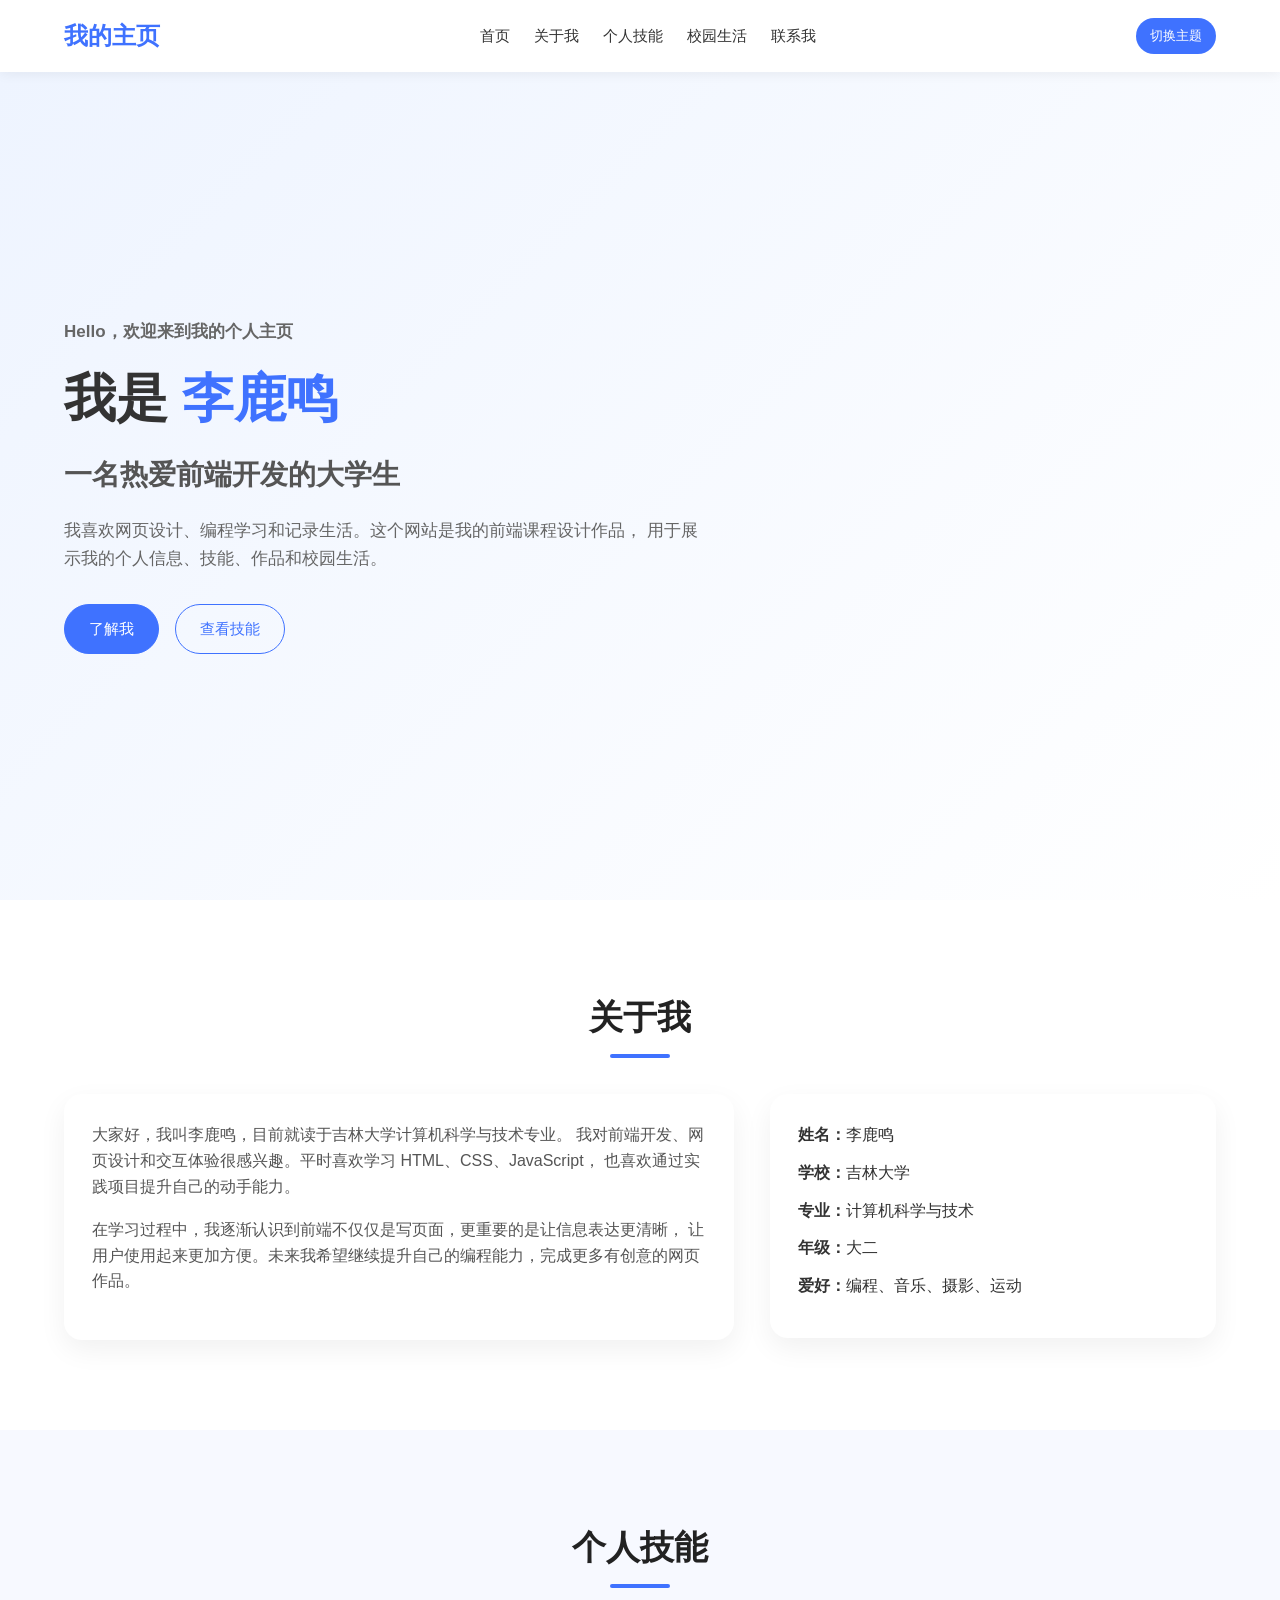
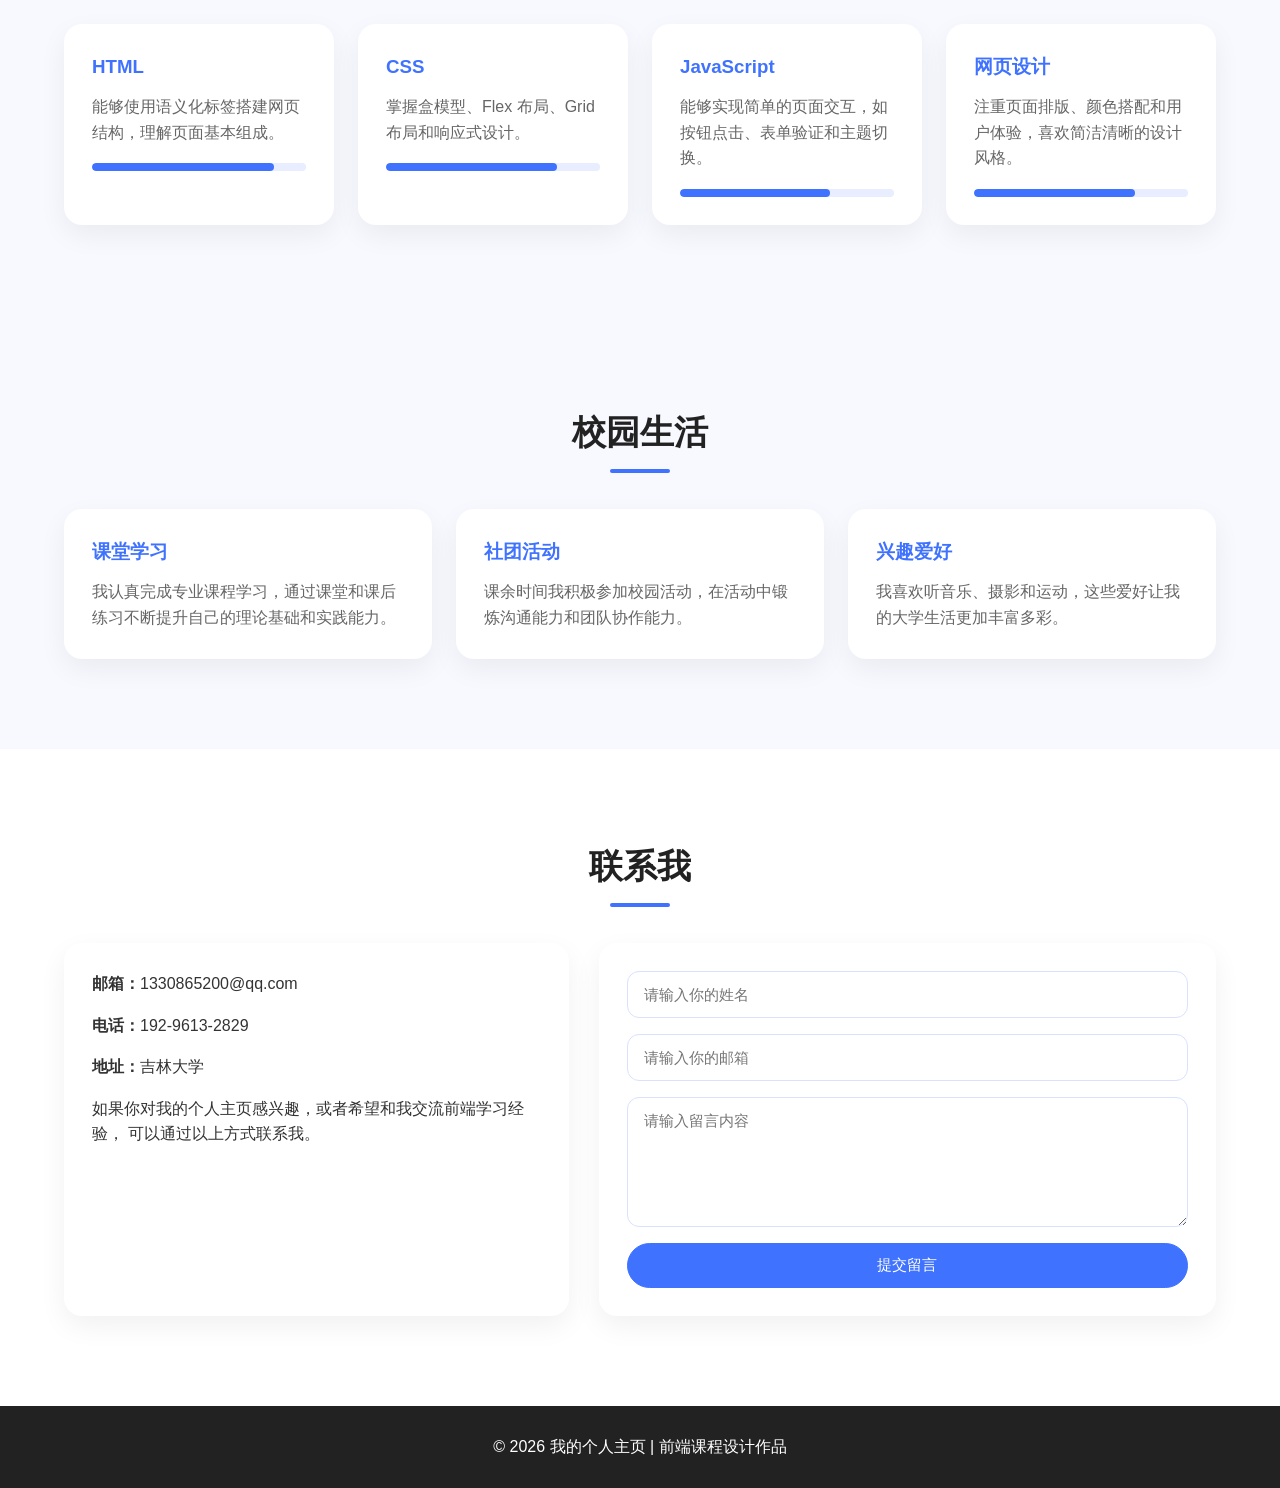
<file: 前端小组作业/Personal_Page_LLM/index.html>
<!DOCTYPE html>
<html lang="zh-CN">
<head>
    <meta charset="UTF-8">
    <meta name="viewport" content="width=device-width, initial-scale=1.0">
    <title>我的个人主页</title>
    <link rel="stylesheet" href="style.css">
</head>
<body>

    <!-- 顶部导航栏 -->
    <header class="header">
        <div class="container nav-container">
            <div class="logo">我的主页</div>
            <nav class="nav">
                <a href="#home">首页</a>
                <a href="#about">关于我</a>
                <a href="#skills">个人技能</a>
                <a href="#life">校园生活</a>
                <a href="#contact">联系我</a>
            </nav>
            <button id="themeBtn" class="theme-btn">切换主题</button>
        </div>
    </header>

    <!-- 首页区域 -->
    <section id="home" class="hero">
        <div class="container hero-content">
            <div class="hero-text">
                <p class="hello">Hello，欢迎来到我的个人主页</p>
                <h1>我是 <span>李鹿鸣</span></h1>
                <h2>一名热爱前端开发的大学生</h2>
                <p>
                    我喜欢网页设计、编程学习和记录生活。这个网站是我的前端课程设计作品，
                    用于展示我的个人信息、技能、作品和校园生活。
                </p>
                <div class="hero-buttons">
                    <a href="#about" class="btn primary-btn">了解我</a>
                    <a href="#skills" class="btn outline-btn">查看技能</a>
                </div>
            </div>


        </div>
    </section>

    <!-- 关于我 -->
    <section id="about" class="section">
        <div class="container">
            <h2 class="section-title">关于我</h2>
            <div class="about-content">
                <div class="about-text">
                    <p>
                        大家好，我叫李鹿鸣，目前就读于吉林大学计算机科学与技术专业。
                        我对前端开发、网页设计和交互体验很感兴趣。平时喜欢学习 HTML、CSS、JavaScript，
                        也喜欢通过实践项目提升自己的动手能力。
                    </p>
                    <p>
                        在学习过程中，我逐渐认识到前端不仅仅是写页面，更重要的是让信息表达更清晰，
                        让用户使用起来更加方便。未来我希望继续提升自己的编程能力，完成更多有创意的网页作品。
                    </p>
                </div>

                <div class="info-box">
                    <p><strong>姓名：</strong>李鹿鸣</p>
                    <p><strong>学校：</strong>吉林大学</p>
                    <p><strong>专业：</strong>计算机科学与技术</p>
                    <p><strong>年级：</strong>大二</p>
                    <p><strong>爱好：</strong>编程、音乐、摄影、运动</p>
                </div>
            </div>
        </div>
    </section>

    <!-- 个人技能 -->
    <section id="skills" class="section gray-section">
        <div class="container">
            <h2 class="section-title">个人技能</h2>
            <div class="skills-grid">
                <div class="skill-card">
                    <h3>HTML</h3>
                    <p>能够使用语义化标签搭建网页结构，理解页面基本组成。</p>
                    <div class="progress"><span style="width: 85%;"></span></div>
                </div>
                <div class="skill-card">
                    <h3>CSS</h3>
                    <p>掌握盒模型、Flex 布局、Grid 布局和响应式设计。</p>
                    <div class="progress"><span style="width: 80%;"></span></div>
                </div>
                <div class="skill-card">
                    <h3>JavaScript</h3>
                    <p>能够实现简单的页面交互，如按钮点击、表单验证和主题切换。</p>
                    <div class="progress"><span style="width: 70%;"></span></div>
                </div>
                <div class="skill-card">
                    <h3>网页设计</h3>
                    <p>注重页面排版、颜色搭配和用户体验，喜欢简洁清晰的设计风格。</p>
                    <div class="progress"><span style="width: 75%;"></span></div>
                </div>
            </div>
        </div>
    </section>

    <!-- 校园生活 -->
    <section id="life" class="section gray-section">
        <div class="container">
            <h2 class="section-title">校园生活</h2>
            <div class="life-content">
                <div class="life-item">
                    <h3>课堂学习</h3>
                    <p>我认真完成专业课程学习，通过课堂和课后练习不断提升自己的理论基础和实践能力。</p>
                </div>
                <div class="life-item">
                    <h3>社团活动</h3>
                    <p>课余时间我积极参加校园活动，在活动中锻炼沟通能力和团队协作能力。</p>
                </div>
                <div class="life-item">
                    <h3>兴趣爱好</h3>
                    <p>我喜欢听音乐、摄影和运动，这些爱好让我的大学生活更加丰富多彩。</p>
                </div>
            </div>
        </div>
    </section>

    <!-- 联系我 -->
    <section id="contact" class="section">
        <div class="container">
            <h2 class="section-title">联系我</h2>
            <div class="contact-content">
                <div class="contact-info">
                    <p><strong>邮箱：</strong>1330865200@qq.com</p>
                    <p><strong>电话：</strong>192-9613-2829</p>
                    <p><strong>地址：</strong>吉林大学</p>
                    <p>
                        如果你对我的个人主页感兴趣，或者希望和我交流前端学习经验，
                        可以通过以上方式联系我。
                    </p>
                </div>

                <form id="messageForm" class="message-form">
                    <input type="text" id="name" placeholder="请输入你的姓名">
                    <input type="email" id="email" placeholder="请输入你的邮箱">
                    <textarea id="message" placeholder="请输入留言内容"></textarea>
                    <button type="submit" class="btn primary-btn">提交留言</button>
                </form>
            </div>
        </div>
    </section>

    <!-- 页脚 -->
    <footer class="footer">
        <p>© 2026 我的个人主页 | 前端课程设计作品</p>
    </footer>

    <!-- 返回顶部按钮 -->
    <button id="topBtn" class="top-btn">↑</button>

    <script src="script.js"></script>
</body>
</html>
</file>
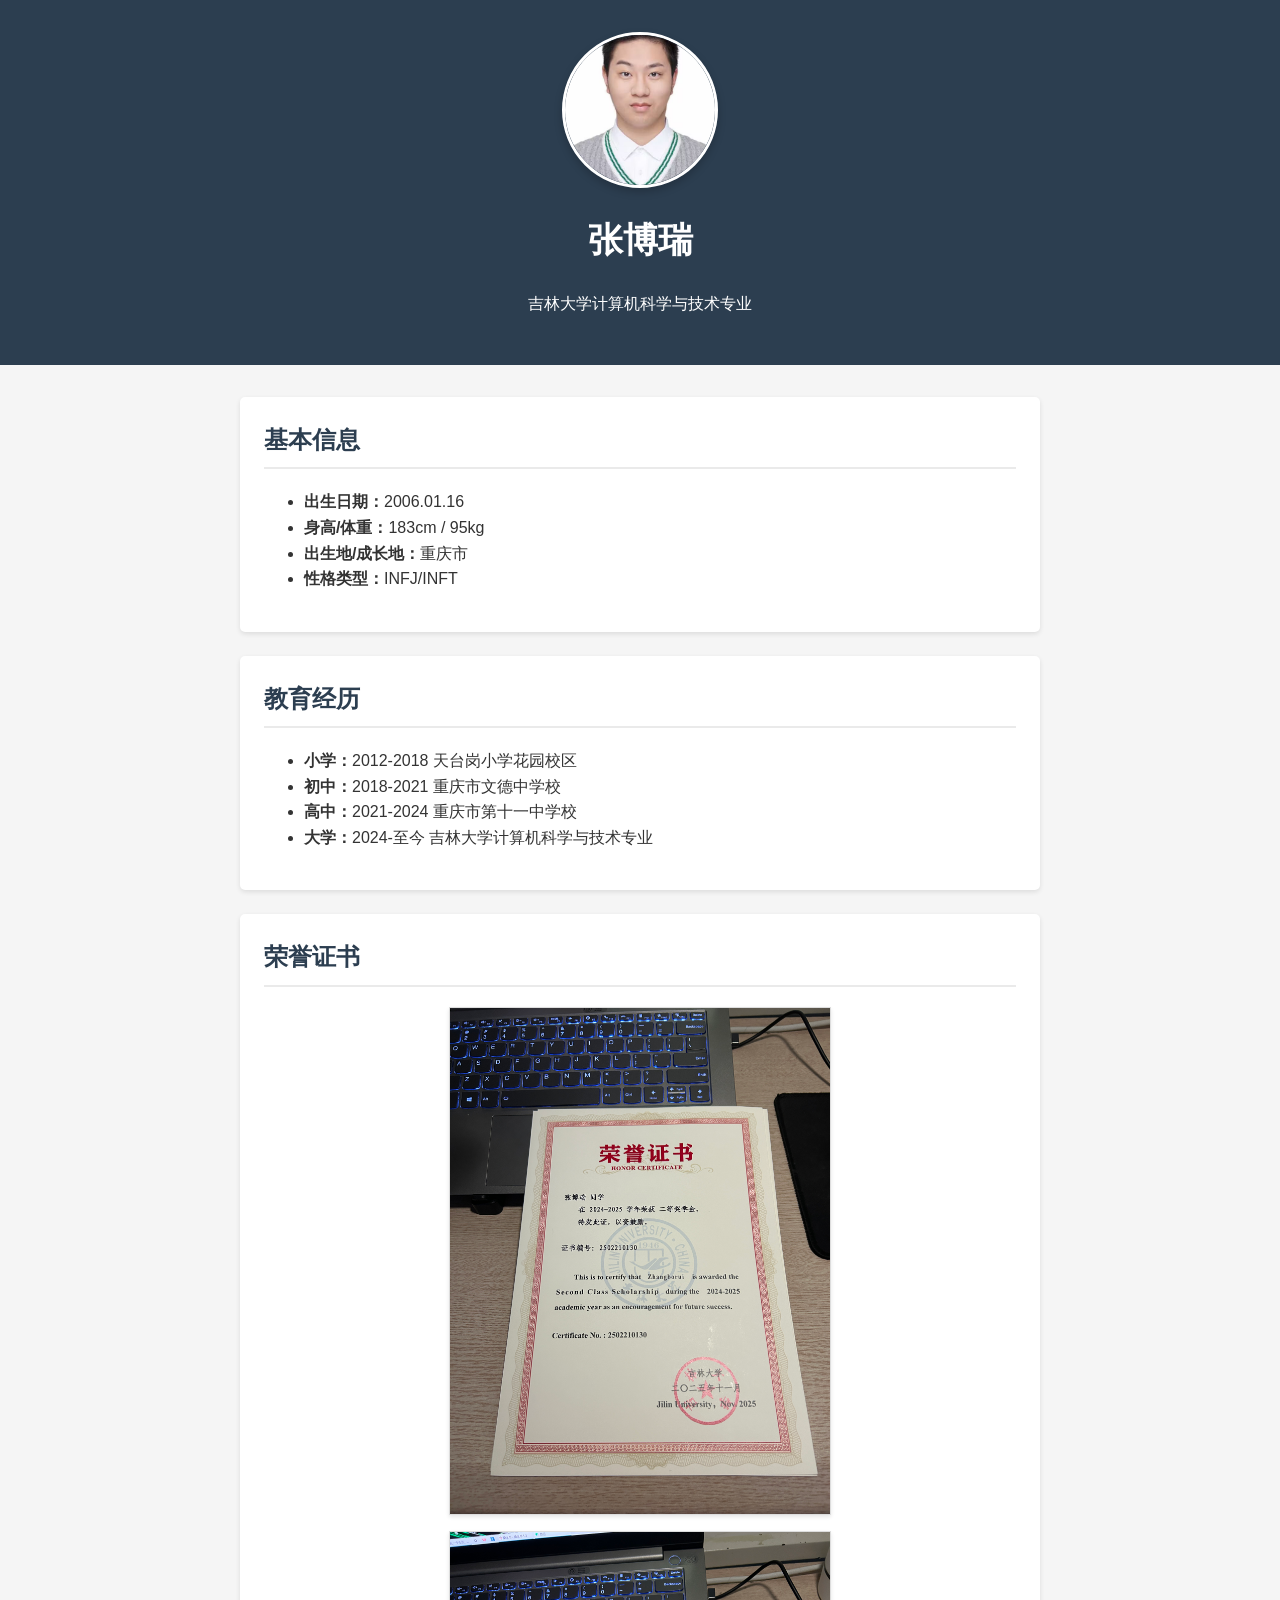
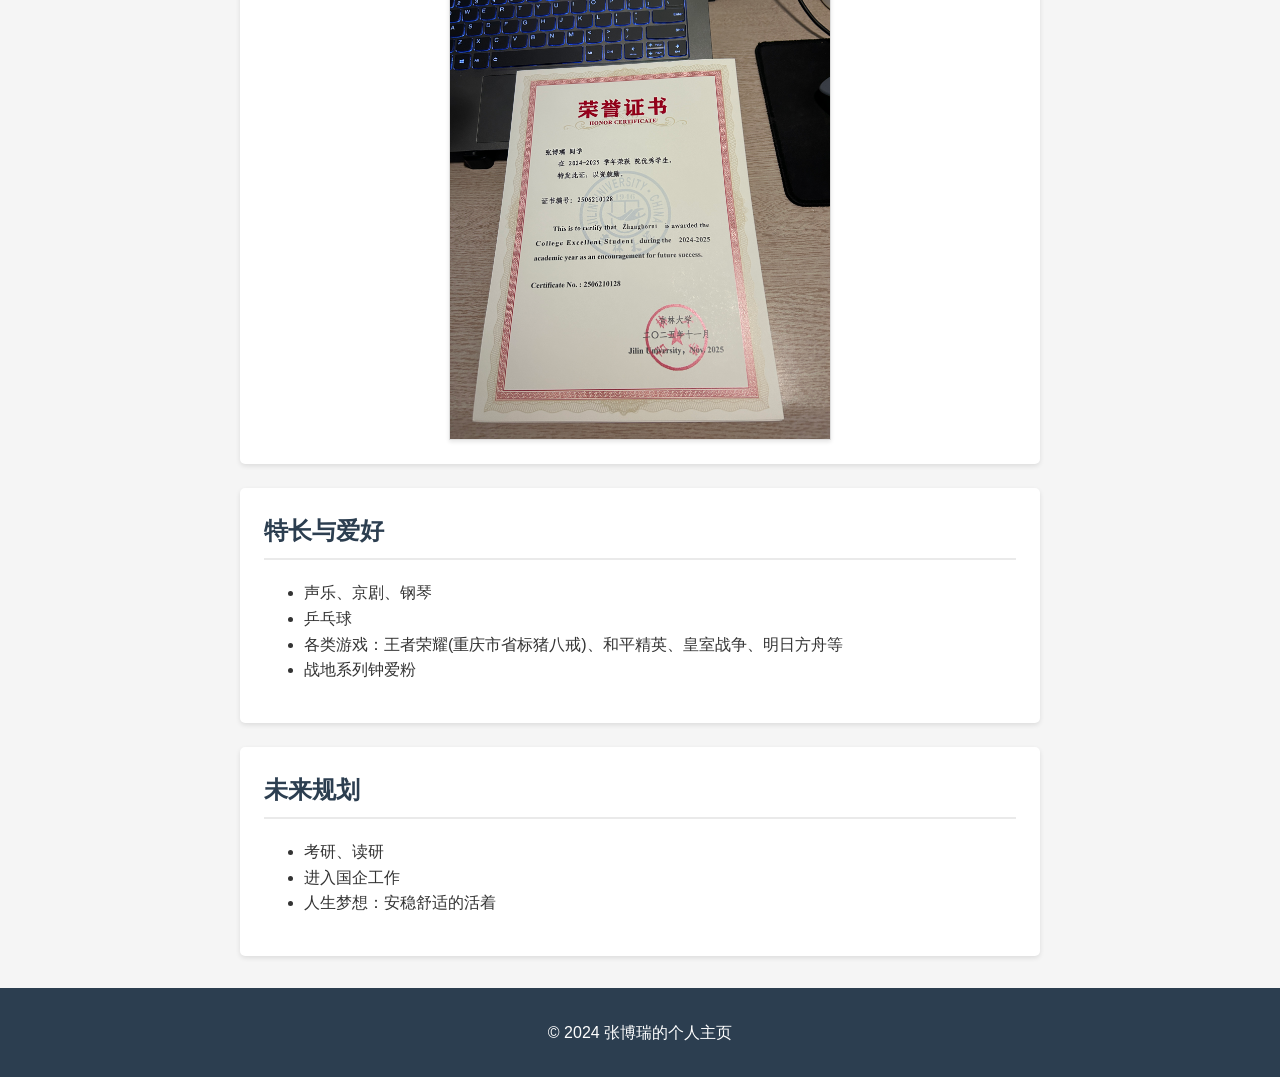
<file: 前端小组作业/Personal_Page_ZBR/index.html>
<!DOCTYPE html>
<html lang="zh-CN">
<head>
    <meta charset="UTF-8">
    <meta name="viewport" content="width=device-width, initial-scale=1.0">
    <title>张博瑞的个人主页</title>
    <link rel="stylesheet" href="style.css">
</head>
<body>
    <header>
        <div class="profile-container">
            <img src="images/profile.jpg" alt="张博瑞的个人照片" class="profile-photo">
            <h1>张博瑞</h1>
            <p>吉林大学计算机科学与技术专业</p>
        </div>
    </header>
 
    <main>
        <section class="basic-info">
            <h2>基本信息</h2>
            <ul>
                <li><strong>出生日期：</strong>2006.01.16</li>
                <li><strong>身高/体重：</strong>183cm / 95kg</li>
                <li><strong>出生地/成长地：</strong>重庆市</li>
                <li><strong>性格类型：</strong>INFJ/INFT</li>
            </ul>
        </section>
 
        <section class="education">
            <h2>教育经历</h2>
            <ul>
                <li><strong>小学：</strong>2012-2018 天台岗小学花园校区</li>
                <li><strong>初中：</strong>2018-2021 重庆市文德中学校</li>
                <li><strong>高中：</strong>2021-2024 重庆市第十一中学校</li>
                <li><strong>大学：</strong>2024-至今 吉林大学计算机科学与技术专业</li>
            </ul>
        </section>
 
        <section class="awards">
            <h2>荣誉证书</h2>
            <div class="certificates">
                <img src="images/certificate1.jpg" alt="院优秀学生证书" class="certificate">
                <img src="images/certificate2.jpg" alt="二等奖学金证书" class="certificate">
            </div>
        </section>
 
        <section class="hobbies">
            <h2>特长与爱好</h2>
            <ul>
                <li>声乐、京剧、钢琴</li>
                <li>乒乓球</li>
                <li>各类游戏：王者荣耀(重庆市省标猪八戒)、和平精英、皇室战争、明日方舟等</li>
                <li>战地系列钟爱粉</li>
            </ul>
        </section>
 
        <section class="future">
            <h2>未来规划</h2>
            <ul>
                <li>考研、读研</li>
                <li>进入国企工作</li>
                <li>人生梦想：安稳舒适的活着</li>
            </ul>
        </section>
    </main>
 
    <footer>
        <p>© 2024 张博瑞的个人主页</p>
    </footer>
</body>
</html>
</file>
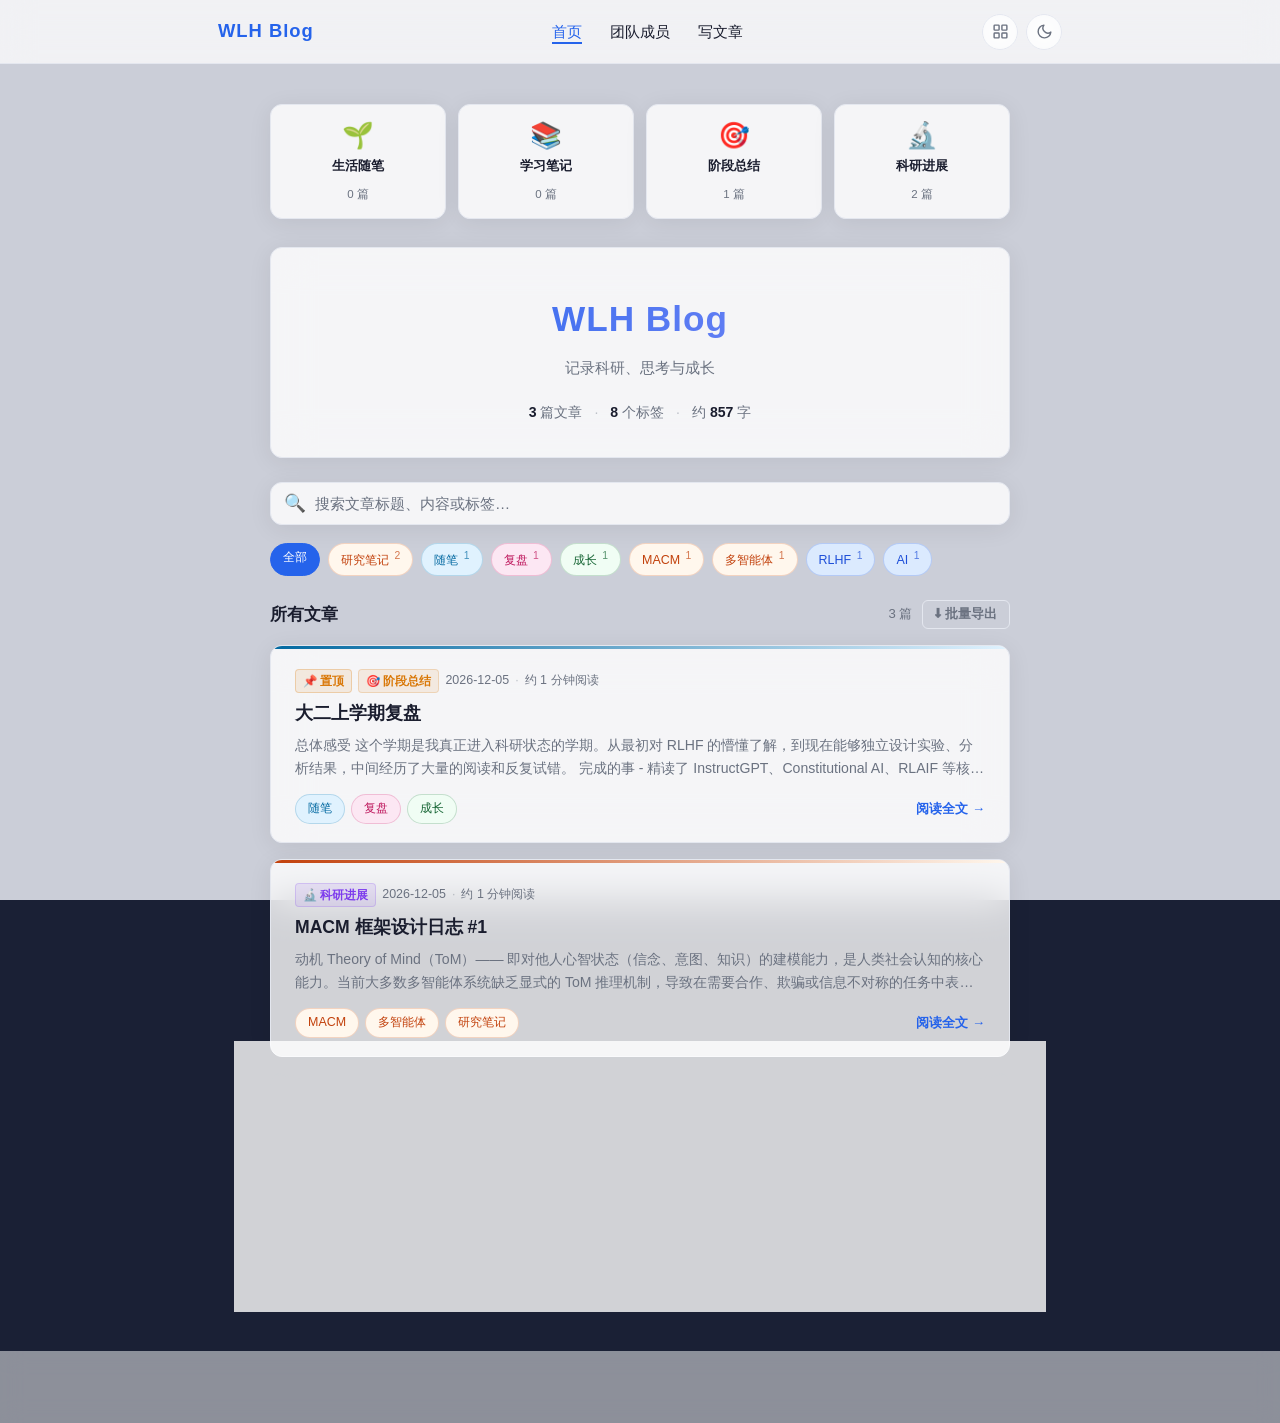
<file: 前端小组作业/BLOG/blog/index.html>
<!DOCTYPE html>
<html lang="zh-CN">
<head>
  <meta charset="UTF-8" />
  <meta name="viewport" content="width=device-width, initial-scale=1.0" />
  <title>WLH Blog</title>
  <link rel="stylesheet" href="css/style.css" />
</head>
<body>

  <!-- ========== 背景图层（固定，内容滚动时保持不动） ========== -->
  <div id="bg-layer"></div>
  <div id="bg-overlay"></div>

  <!-- ========== 导航栏 ========== -->
  <nav id="navbar">
    <div class="nav-inner">
      <a href="#/" class="nav-logo">WLH Blog</a>
      <ul class="nav-links">
        <li><a href="#/"     class="nav-link" id="nav-home">首页</a></li>
        <li><a href="#/team" class="nav-link" id="nav-team">团队成员</a></li>
        <li><a href="#/new"  class="nav-link" id="nav-new">写文章</a></li>
      </ul>
      <!-- 图标按钮组：视图切换 + 深色模式 -->
      <div class="nav-actions">
        <button class="nav-icon-btn" id="btn-view-toggle" title="切换视图">
          <!-- 卡片图标（卡片模式时显示） -->
          <svg id="icon-cards" viewBox="0 0 24 24" fill="none" stroke="currentColor" stroke-width="2"
               stroke-linecap="round" stroke-linejoin="round">
            <rect x="3" y="3" width="7" height="7" rx="1"/>
            <rect x="14" y="3" width="7" height="7" rx="1"/>
            <rect x="3" y="14" width="7" height="7" rx="1"/>
            <rect x="14" y="14" width="7" height="7" rx="1"/>
          </svg>
          <!-- 时间线图标（时间线模式时显示） -->
          <svg id="icon-timeline" class="hidden" viewBox="0 0 24 24" fill="none" stroke="currentColor" stroke-width="2"
               stroke-linecap="round" stroke-linejoin="round">
            <line x1="8" y1="6" x2="21" y2="6"/>
            <line x1="8" y1="12" x2="21" y2="12"/>
            <line x1="8" y1="18" x2="21" y2="18"/>
            <circle cx="3" cy="6"  r="1.5" fill="currentColor" stroke="none"/>
            <circle cx="3" cy="12" r="1.5" fill="currentColor" stroke="none"/>
            <circle cx="3" cy="18" r="1.5" fill="currentColor" stroke="none"/>
          </svg>
        </button>
        <button class="nav-icon-btn" id="btn-dark-toggle" title="切换深色模式">
          <!-- 月亮图标（浅色模式时显示） -->
          <svg id="icon-moon" viewBox="0 0 24 24" fill="none" stroke="currentColor" stroke-width="2"
               stroke-linecap="round" stroke-linejoin="round">
            <path d="M21 12.79A9 9 0 1 1 11.21 3 7 7 0 0 0 21 12.79z"/>
          </svg>
          <!-- 太阳图标（深色模式时显示） -->
          <svg id="icon-sun" class="hidden" viewBox="0 0 24 24" fill="none" stroke="currentColor" stroke-width="2"
               stroke-linecap="round" stroke-linejoin="round">
            <circle cx="12" cy="12" r="5"/>
            <line x1="12" y1="1"     x2="12" y2="3"/>
            <line x1="12" y1="21"    x2="12" y2="23"/>
            <line x1="4.22" y1="4.22"   x2="5.64" y2="5.64"/>
            <line x1="18.36" y1="18.36" x2="19.78" y2="19.78"/>
            <line x1="1"  y1="12" x2="3"  y2="12"/>
            <line x1="21" y1="12" x2="23" y2="12"/>
            <line x1="4.22" y1="19.78"  x2="5.64" y2="18.36"/>
            <line x1="18.36" y1="5.64"  x2="19.78" y2="4.22"/>
          </svg>
        </button>
      </div>
    </div>
  </nav>

  <!--
    SPA 挂载点：所有页面内容动态渲染到此 div
    路由变化时替换 innerHTML，实现无刷新页面切换
  -->
  <main id="app" class="app-container"></main>

  <!-- ========== 批量导出工具栏（固定底部，导出模式时显示） ========== -->
  <div id="export-bar" class="export-bar hidden">
    <div class="export-bar-inner">
      <span id="export-bar-count" class="export-bar-count">已选 0 篇</span>
      <div class="export-bar-actions">
        <button class="btn btn-ghost btn-sm" id="btn-export-all">全选本页</button>
        <button class="btn btn-ghost btn-sm" id="btn-export-none">取消全选</button>
        <button class="btn btn-primary btn-sm" id="btn-export-do" disabled>⬇ 导出 .md</button>
        <button class="btn btn-ghost btn-sm" id="btn-export-exit">✕ 退出</button>
      </div>
    </div>
  </div>

  <footer class="footer">
    <p>&copy; 2026 王邻皓 · WLH Blog · 数据存储于浏览器 localStorage</p>
  </footer>

  <script src="js/store.js"></script>
  <script src="js/router.js"></script>
  <script src="js/md.js"></script>
  <script src="js/app.js"></script>
</body>
</html>
</file>
<file: 前端小组作业/Personal_Page_LLM/style.css>
/* 全局样式 */
* {
    margin: 0;
    padding: 0;
    box-sizing: border-box;
}

html {
    scroll-behavior: smooth;
}

body {
    font-family: "Microsoft YaHei", Arial, sans-serif;
    line-height: 1.6;
    color: #333;
    background-color: #ffffff;
}

.container {
    width: 90%;
    max-width: 1180px;
    margin: 0 auto;
}

a {
    text-decoration: none;
    color: inherit;
}

/* 顶部导航栏 */
.header {
    position: sticky;
    top: 0;
    z-index: 1000;
    background-color: rgba(255, 255, 255, 0.95);
    box-shadow: 0 2px 12px rgba(0, 0, 0, 0.06);
}

.nav-container {
    height: 72px;
    display: flex;
    align-items: center;
    justify-content: space-between;
}

.logo {
    font-size: 24px;
    font-weight: bold;
    color: #3f72ff;
}

.nav {
    display: flex;
    gap: 24px;
}

.nav a {
    font-size: 15px;
    color: #333;
    transition: color 0.3s;
}

.nav a:hover {
    color: #3f72ff;
}

.theme-btn {
    border: none;
    padding: 9px 14px;
    border-radius: 20px;
    background-color: #3f72ff;
    color: #fff;
    cursor: pointer;
    transition: transform 0.3s;
}

.theme-btn:hover {
    transform: translateY(-2px);
}

/* 首页 */
.hero {
    min-height: calc(100vh - 72px);
    display: flex;
    align-items: center;
    background: linear-gradient(135deg, #eef4ff, #ffffff);
}

..hero-content {
    display: block;
    padding: 100px 0;
}

.hello {
    color: #3f72ff;
    font-weight: bold;
    margin-bottom: 12px;
}

.hero h1 {
    font-size: 52px;
    margin-bottom: 12px;
}

.hero h1 span {
    color: #3f72ff;
}

.hero h2 {
    font-size: 28px;
    color: #555;
    margin-bottom: 20px;
}

.hero p {
    font-size: 17px;
    color: #666;
    max-width: 640px;
}

.hero-buttons {
    margin-top: 32px;
    display: flex;
    gap: 16px;
}

.btn {
    display: inline-block;
    padding: 12px 24px;
    border-radius: 28px;
    font-size: 15px;
    cursor: pointer;
    transition: all 0.3s;
}

.primary-btn {
    background-color: #3f72ff;
    color: #fff;
    border: 1px solid #3f72ff;
}

.primary-btn:hover {
    background-color: #2458e6;
    transform: translateY(-2px);
}

.outline-btn {
    border: 1px solid #3f72ff;
    color: #3f72ff;
}

.outline-btn:hover {
    background-color: #3f72ff;
    color: #fff;
    transform: translateY(-2px);
}

/* 通用区域 */
.section {
    padding: 90px 0;
}

.gray-section {
    background-color: #f7f9ff;
}

.section-title {
    text-align: center;
    font-size: 34px;
    margin-bottom: 50px;
    color: #222;
    position: relative;
}

.section-title::after {
    content: "";
    width: 60px;
    height: 4px;
    background-color: #3f72ff;
    position: absolute;
    left: 50%;
    bottom: -14px;
    transform: translateX(-50%);
    border-radius: 4px;
}

/* 关于我 */
.about-content {
    display: grid;
    grid-template-columns: 1.2fr 0.8fr;
    gap: 36px;
    align-items: start;
}

.about-text,
.info-box,
.skill-card,
.life-item,
.contact-info,
.message-form {
    background-color: #fff;
    border-radius: 18px;
    padding: 28px;
    box-shadow: 0 10px 28px rgba(0, 0, 0, 0.06);
}

.about-text p {
    margin-bottom: 18px;
    color: #555;
    font-size: 16px;
}

.info-box p {
    margin-bottom: 12px;
}

/* 技能 */
.skills-grid {
    display: grid;
    grid-template-columns: repeat(4, 1fr);
    gap: 24px;
}

.skill-card h3 {
    color: #3f72ff;
    margin-bottom: 12px;
}

.skill-card p {
    color: #666;
    margin-bottom: 18px;
}

.progress {
    height: 8px;
    background-color: #e8edff;
    border-radius: 8px;
    overflow: hidden;
}

.progress span {
    display: block;
    height: 100%;
    background-color: #3f72ff;
    border-radius: 8px;
}

/* 校园生活 */
.life-content {
    display: grid;
    grid-template-columns: repeat(3, 1fr);
    gap: 24px;
}

.life-item h3 {
    color: #3f72ff;
    margin-bottom: 12px;
}

.life-item p {
    color: #666;
}

/* 联系我 */
.contact-content {
    display: grid;
    grid-template-columns: 0.9fr 1.1fr;
    gap: 30px;
}

.contact-info p {
    margin-bottom: 16px;
}

.message-form {
    display: flex;
    flex-direction: column;
    gap: 16px;
}

.message-form input,
.message-form textarea {
    width: 100%;
    padding: 14px 16px;
    border: 1px solid #d9e1ff;
    border-radius: 12px;
    font-size: 15px;
    outline: none;
    font-family: inherit;
}

.message-form textarea {
    min-height: 130px;
    resize: vertical;
}

.message-form input:focus,
.message-form textarea:focus {
    border-color: #3f72ff;
}

/* 页脚 */
.footer {
    text-align: center;
    padding: 28px;
    background-color: #222;
    color: #fff;
}

/* 返回顶部 */
.top-btn {
    position: fixed;
    right: 28px;
    bottom: 28px;
    width: 46px;
    height: 46px;
    border: none;
    border-radius: 50%;
    background-color: #3f72ff;
    color: #fff;
    font-size: 22px;
    cursor: pointer;
    display: none;
    box-shadow: 0 10px 24px rgba(63, 114, 255, 0.35);
}

/* 深色主题 */
body.dark {
    background-color: #111827;
    color: #e5e7eb;
}

body.dark .header {
    background-color: rgba(17, 24, 39, 0.95);
}

body.dark .nav a,
body.dark .section-title,
body.dark .hero h2 {
    color: #e5e7eb;
}

body.dark .hero {
    background: linear-gradient(135deg, #111827, #1f2937);
}

body.dark .gray-section {
    background-color: #1f2937;
}

body.dark .about-text,
body.dark .info-box,
body.dark .skill-card,
body.dark .life-item,
body.dark .contact-info,
body.dark .message-form {
    background-color: #273449;
}

body.dark .hero p,
body.dark .about-text p,
body.dark .skill-card p,
body.dark .life-item p {
    color: #cbd5e1;
}

body.dark .footer {
    background-color: #0b1120;
}

/* 响应式布局 */
@media (max-width: 900px) {
    .nav-container {
        height: auto;
        padding: 18px 0;
        flex-direction: column;
        gap: 16px;
    }

    .nav {
        flex-wrap: wrap;
        justify-content: center;
        gap: 14px;
    }

    .hero-content,
    .about-content,
    .contact-content {
        grid-template-columns: 1fr;
    }

    .hero h1 {
        font-size: 42px;
    }

    .skills-grid,
    .life-content {
        grid-template-columns: repeat(2, 1fr);
    }

}

@media (max-width: 600px) {
    .hero-content {
        padding: 50px 0;
    }

    .hero h1 {
        font-size: 34px;
    }

    .hero h2 {
        font-size: 22px;
    }

    .skills-grid,
    .life-content {
        grid-template-columns: 1fr;
    }

    .hero-buttons {
        flex-direction: column;
    }

    .section {
        padding: 64px 0;
    }
}
</file>
<file: 前端小组作业/Personal_Page_ZBR/style.css>
/* 全局样式 */
body {
    font-family: 'Microsoft YaHei', Arial, sans-serif;
    line-height: 1.6;
    margin: 0;
    padding: 0;
    color: #333;
    background-color: #f5f5f5;
}
 
/* 头部区域 */
header {
    background-color: #2c3e50;
    color: white;
    padding: 2rem 0;
    text-align: center;
}
 
.profile-container {
    max-width: 800px;
    margin: 0 auto;
}
 
.profile-photo {
    width: 150px;
    height: 150px;
    border-radius: 50%;
    object-fit: cover;
    border: 3px solid white;
    box-shadow: 0 4px 8px rgba(0, 0, 0, 0.2);
}
 
h1 {
    margin-top: 1rem;
    font-size: 2.2rem;
}
 
/* 主要内容区 */
main {
    max-width: 800px;
    margin: 2rem auto;
    padding: 0 1rem;
}
 
section {
    background-color: white;
    padding: 1.5rem;
    margin-bottom: 1.5rem;
    border-radius: 5px;
    box-shadow: 0 2px 5px rgba(0, 0, 0, 0.1);
}
 
h2 {
    color: #2c3e50;
    border-bottom: 2px solid #eaeaea;
    padding-bottom: 0.5rem;
    margin-top: 0;
}
 
/* 证书展示区 */
.certificates {
    display: flex;
    flex-wrap: wrap;
    justify-content: space-around;
    gap: 1rem;
    margin-top: 1rem;
}
 
.certificate {
    max-width: 100%;
    width: 380px;
    height: auto;
    border: 1px solid #ddd;
    box-shadow: 0 2px 4px rgba(0, 0, 0, 0.1);
    transition: transform 0.3s;
}
 
.certificate:hover {
    transform: scale(1.02);
}
 
/* 页脚 */
footer {
    text-align: center;
    padding: 1rem;
    background-color: #2c3e50;
    color: white;
}
 
/* 响应式设计 */
@media (max-width: 600px) {
    .certificates {
        flex-direction: column;
        align-items: center;
    }
    
    .certificate {
        width: 100%;
        margin-bottom: 1rem;
    }
}
</file>
<file: 前端小组作业/BLOG/blog/css/style.css>
/* ============================================================
   style.css — WLH Blog v2
   新增：背景图层、毛玻璃、深色模式、时间线视图、专栏、置顶、封面图
   ============================================================ */

/* ── CSS 变量（浅色模式） ── */
:root {
  --bg:        #f7f8fc;
  --surface:   #ffffff;
  --border:    #e4e7ef;
  --text:      #1a1d2e;
  --muted:     #6b7280;
  --accent:    #2563eb;
  --accent-lt: #eff6ff;
  --danger:    #dc2626;
  --danger-lt: #fef2f2;
  --radius:    12px;
  --shadow:    0 4px 24px rgba(0,0,0,0.07);
  --shadow-lg: 0 8px 40px rgba(0,0,0,0.13);
  --nav-h:     64px;
  --trans:     0.25s ease;
  --max-w:     780px;

  /* 背景图：山地湖泊（Unsplash，稳定 CDN） */
  --bg-image: url("https://images.unsplash.com/photo-1506905925346-21bda4d32df4?auto=format&fit=crop&w=1920&q=80");
  --overlay-bg: rgba(242, 245, 252, 0.82);

  /* 毛玻璃卡片 */
  --glass-bg:  rgba(255,255,255,0.80);
  --glass-blur: blur(20px);
}

/* ── 深色模式变量覆盖 ── */
body.dark {
  --bg:        #0d1117;
  --surface:   #161b27;
  --border:    rgba(255,255,255,0.09);
  --text:      #e2e8f0;
  --muted:     #8b98b0;
  --accent-lt: rgba(37,99,235,0.18);
  --danger-lt: rgba(220,38,38,0.15);
  --shadow:    0 4px 24px rgba(0,0,0,0.35);
  --shadow-lg: 0 8px 40px rgba(0,0,0,0.45);
  --overlay-bg: rgba(8, 11, 22, 0.88);
  --glass-bg:  rgba(16, 20, 36, 0.82);
}

*, *::before, *::after { box-sizing: border-box; margin: 0; padding: 0; }
html {
  scroll-behavior: smooth;
  /* 图片加载失败时的最终回退色 */
  background: #1a2035;
}
body {
  font-family: "Segoe UI", "PingFang SC", "Microsoft YaHei", sans-serif;
  /* transparent 使背景图层可以透出 */
  background: transparent;
  color: var(--text);
  line-height: 1.75;
  min-height: 100vh;
  transition: color var(--trans);
}
a { color: var(--accent); text-decoration: none; }
a:hover { text-decoration: underline; }

/* ============================================================
   背景图层
   #bg-layer：Unsplash 图片，固定不动，轻微模糊+调暗
   #bg-overlay：半透明遮罩，统一页面明暗基调
   ============================================================ */
#bg-layer {
  position: fixed;
  inset: 0;
  z-index: -2;
  background-image: var(--bg-image);
  background-size: cover;
  background-position: center;
  /* scale 放大一点，防止 blur 边缘漏白 */
  transform: scale(1.06);
  filter: blur(3px) brightness(0.88);
  transition: filter 0.6s ease;
}
body.dark #bg-layer {
  filter: blur(3px) brightness(0.40);
}

#bg-overlay {
  position: fixed;
  inset: 0;
  z-index: -1;
  background: var(--overlay-bg);
  transition: background 0.45s ease;
}

/* ============================================================
   导航栏（毛玻璃）
   ============================================================ */
#navbar {
  position: fixed;
  top: 0; left: 0; right: 0;
  height: var(--nav-h);
  background: rgba(255,255,255,0.72);
  backdrop-filter: blur(16px);
  -webkit-backdrop-filter: blur(16px);
  border-bottom: 1px solid var(--border);
  z-index: 100;
  opacity: 0;
  transform: translateY(-100%);
  transition: opacity .45s ease, transform .45s ease,
              background var(--trans), box-shadow var(--trans);
}
body.dark #navbar {
  background: rgba(10,14,28,0.78);
}
#navbar.nav-visible { opacity: 1; transform: translateY(0); }
#navbar.scrolled    { box-shadow: var(--shadow); }

.nav-inner {
  max-width: calc(var(--max-w) + 120px);
  margin: 0 auto;
  height: 100%;
  padding: 0 28px;
  display: flex;
  align-items: center;
  justify-content: space-between;
}
.nav-logo {
  font-size: 1.15rem;
  font-weight: 800;
  letter-spacing: 1px;
  color: var(--accent);
  text-decoration: none;
}
.nav-logo:hover { text-decoration: none; }
.nav-links { list-style: none; display: flex; gap: 28px; }
.nav-link {
  color: var(--text);
  font-size: 0.92rem;
  position: relative;
  transition: color var(--trans);
}
.nav-link::after {
  content: "";
  position: absolute;
  bottom: -4px; left: 0;
  width: 0; height: 2px;
  background: var(--accent);
  transition: width var(--trans);
}
.nav-link:hover, .nav-link.active { color: var(--accent); text-decoration: none; }
.nav-link:hover::after, .nav-link.active::after { width: 100%; }

/* 导航栏图标按钮（视图切换 / 深色模式） */
.nav-actions { display: flex; gap: 8px; align-items: center; }
.nav-icon-btn {
  width: 36px; height: 36px;
  border-radius: 50%;
  border: 1.5px solid var(--border);
  background: rgba(255,255,255,0.5);
  backdrop-filter: blur(8px);
  display: flex; align-items: center; justify-content: center;
  cursor: pointer;
  color: var(--muted);
  transition: color var(--trans), border-color var(--trans),
              background var(--trans), transform 0.2s;
}
.nav-icon-btn:hover {
  color: var(--accent);
  border-color: var(--accent);
  background: var(--accent-lt);
  transform: scale(1.08);
}
body.dark .nav-icon-btn { background: rgba(255,255,255,0.07); }
.nav-icon-btn svg { width: 17px; height: 17px; }

/* ============================================================
   SPA 容器
   ============================================================ */
.app-container {
  max-width: var(--max-w);
  margin: 0 auto;
  padding: calc(var(--nav-h) + 40px) 20px 80px;
  min-height: calc(100vh - var(--nav-h) - 72px);
}

/* ============================================================
   通用淡入动画
   ============================================================ */
.fade-in  { animation: fadeUp .5s ease both; }
.fade-card { animation: fadeUp .45s ease both; }
@keyframes fadeUp {
  from { opacity: 0; transform: translateY(18px); }
  to   { opacity: 1; transform: translateY(0); }
}
.hidden { display: none !important; }

/* ============================================================
   通用按钮
   ============================================================ */
.btn {
  display: inline-flex; align-items: center; gap: 6px;
  padding: 8px 18px;
  border-radius: 8px;
  font-size: 0.88rem; font-weight: 600;
  cursor: pointer;
  border: 1.5px solid transparent;
  transition: background var(--trans), color var(--trans),
              border-color var(--trans), transform .1s;
  text-decoration: none;
}
.btn:hover { text-decoration: none; }
.btn:active { transform: scale(0.97); }
.btn-primary  { background: var(--accent); color: #fff; border-color: var(--accent); }
.btn-primary:hover { background: #1d4ed8; border-color: #1d4ed8; }
.btn-secondary { background: transparent; color: var(--accent); border-color: var(--accent); }
.btn-secondary:hover { background: var(--accent-lt); }
.btn-ghost { background: transparent; color: var(--muted); border-color: var(--border); }
.btn-ghost:hover { color: var(--text); border-color: #c4c8d4; background: rgba(255,255,255,0.6); }
.btn-danger { background: transparent; color: var(--danger); border-color: var(--danger); }
.btn-danger:hover { background: var(--danger-lt); }
.btn-pin { background: transparent; color: var(--muted); border-color: var(--border); font-size: 0.85rem; }
.btn-pin.pinned { color: #d97706; border-color: #d97706; background: rgba(217,119,6,0.08); }
.btn-pin:hover { color: #d97706; border-color: #d97706; background: rgba(217,119,6,0.08); }

/* ============================================================
   标签 Pill
   ============================================================ */
.tag-row { display: flex; flex-wrap: wrap; gap: 6px; }
.tag-pill {
  display: inline-block; padding: 3px 12px;
  border-radius: 999px; font-size: 0.78rem; font-weight: 500;
  border: 1.5px solid transparent;
  transition: opacity var(--trans), transform var(--trans);
  cursor: pointer; white-space: nowrap; text-decoration: none;
}
.tag-pill:hover { opacity: .85; transform: translateY(-1px); text-decoration: none; }
.tag-pill sup { font-size: .65rem; margin-left: 2px; opacity: .7; }
.tag-active {
  background: var(--accent) !important;
  color: #fff !important;
  border-color: var(--accent) !important;
}

/* ============================================================
   毛玻璃卡片基底（统一应用于各卡片）
   ============================================================ */
.glass {
  background: var(--glass-bg);
  backdrop-filter: var(--glass-blur);
  -webkit-backdrop-filter: var(--glass-blur);
  border: 1px solid var(--border);
  box-shadow: var(--shadow);
}

/* ============================================================
   首页 — 专栏行
   ============================================================ */
.columns-row {
  display: grid;
  grid-template-columns: repeat(4, 1fr);
  gap: 12px;
  margin-bottom: 28px;
}
@media (max-width: 600px) { .columns-row { grid-template-columns: repeat(2, 1fr); } }

.column-card {
  display: flex; flex-direction: column; align-items: center;
  gap: 6px; padding: 18px 12px 14px;
  border-radius: var(--radius);
  background: var(--glass-bg);
  backdrop-filter: var(--glass-blur);
  -webkit-backdrop-filter: var(--glass-blur);
  border: 1px solid var(--border);
  box-shadow: var(--shadow);
  text-decoration: none;
  transition: transform var(--trans), box-shadow var(--trans), background var(--trans);
  cursor: pointer;
}
.column-card:hover {
  transform: translateY(-3px);
  box-shadow: var(--shadow-lg);
  text-decoration: none;
}
.column-icon  { font-size: 1.6rem; line-height: 1; }
.column-name  { font-size: 0.82rem; font-weight: 700; color: var(--text); }
.column-count { font-size: 0.72rem; color: var(--muted); }

/* ============================================================
   首页 — Banner（毛玻璃）
   ============================================================ */
.home-banner {
  text-align: center;
  padding: 40px 32px 32px;
  border-radius: var(--radius);
  background: var(--glass-bg);
  backdrop-filter: var(--glass-blur);
  -webkit-backdrop-filter: var(--glass-blur);
  border: 1px solid var(--border);
  box-shadow: var(--shadow);
  margin-bottom: 24px;
}
.banner-title {
  font-size: 2.2rem; font-weight: 800; letter-spacing: 1px;
  margin-bottom: 6px;
  background: linear-gradient(90deg, var(--accent), #818cf8);
  -webkit-background-clip: text; -webkit-text-fill-color: transparent;
  background-clip: text;
}
.banner-sub { font-size: 0.95rem; color: var(--muted); margin-bottom: 18px; }
.stats-row {
  display: flex; justify-content: center; align-items: center;
  gap: 12px; font-size: 0.88rem; color: var(--muted);
}
.stats-row strong { color: var(--text); }
.stat-sep { opacity: .4; }

/* ============================================================
   首页 — 搜索框
   ============================================================ */
.search-wrap { position: relative; margin-bottom: 18px; }
.search-input {
  width: 100%; padding: 12px 16px 12px 44px;
  border: 1.5px solid var(--border);
  border-radius: var(--radius);
  font-size: 0.95rem; font-family: inherit;
  background: var(--glass-bg);
  backdrop-filter: var(--glass-blur);
  -webkit-backdrop-filter: var(--glass-blur);
  color: var(--text); outline: none;
  box-shadow: var(--shadow);
  transition: border-color var(--trans), box-shadow var(--trans);
}
.search-input:focus {
  border-color: var(--accent);
  box-shadow: 0 0 0 3px rgba(37,99,235,.12);
}
.search-input::placeholder { color: var(--muted); }
.search-icon {
  position: absolute; left: 14px; top: 50%;
  transform: translateY(-50%); font-size: 1.1rem; pointer-events: none;
}

/* ============================================================
   首页 — 标签过滤
   ============================================================ */
.tag-filter { display: flex; flex-wrap: wrap; gap: 8px; margin-bottom: 24px; }

/* ============================================================
   首页 — 列表标题行（含视图切换提示）
   ============================================================ */
.list-heading {
  display: flex; align-items: center; gap: 12px; margin-bottom: 16px;
}
.list-title { font-size: 1.05rem; font-weight: 700; flex: 1; }
.list-count  { font-size: 0.82rem; color: var(--muted); }
/* 右侧操作区（计数 + 批量导出按钮） */
.list-heading-right { display: flex; align-items: center; gap: 10px; }

/* ============================================================
   文章卡片（毛玻璃）
   ============================================================ */
.post-list { display: flex; flex-direction: column; gap: 16px; }

.post-card {
  background: var(--glass-bg);
  backdrop-filter: var(--glass-blur);
  -webkit-backdrop-filter: var(--glass-blur);
  border: 1px solid var(--border);
  border-radius: var(--radius);
  overflow: hidden;
  box-shadow: var(--shadow);
  transition: transform var(--trans), box-shadow var(--trans);
}
.post-card:hover {
  transform: translateY(-3px);
  box-shadow: var(--shadow-lg);
}

/* 文章封面图 */
.card-cover {
  width: 100%; height: 180px; overflow: hidden; position: relative;
  background: linear-gradient(135deg, var(--accent-lt), #c7d2fe);
}
.card-cover img {
  width: 100%; height: 100%; object-fit: cover;
  display: block;
  transition: transform 0.4s ease;
}
.post-card:hover .card-cover img { transform: scale(1.04); }

.card-accent-bar { height: 3px; width: 100%; }
.card-body { padding: 20px 24px 18px; }

.card-meta {
  display: flex; align-items: center; flex-wrap: wrap;
  gap: 6px; font-size: 0.78rem; color: var(--muted); margin-bottom: 8px;
}
.card-dot { opacity: .4; }

/* 置顶徽章 */
.pin-badge {
  font-size: 0.72rem; font-weight: 600; color: #d97706;
  background: rgba(217,119,6,0.1); border-radius: 4px;
  padding: 1px 7px; border: 1px solid rgba(217,119,6,0.25);
}

/* 专栏徽章 */
.col-badge {
  font-size: 0.72rem; font-weight: 600;
  background: var(--accent-lt); border-radius: 4px;
  padding: 1px 7px; border: 1px solid rgba(37,99,235,0.18);
}

.card-title { font-size: 1.1rem; font-weight: 700; line-height: 1.4; margin-bottom: 8px; }
.card-title-link { color: var(--text); transition: color var(--trans); }
.card-title-link:hover { color: var(--accent); text-decoration: none; }

.card-excerpt {
  font-size: 0.88rem; color: var(--muted); line-height: 1.65;
  display: -webkit-box; -webkit-line-clamp: 2; -webkit-box-orient: vertical;
  overflow: hidden; margin-bottom: 14px;
}
.card-footer {
  display: flex; align-items: center; justify-content: space-between;
  gap: 12px; flex-wrap: wrap;
}
.read-more {
  font-size: 0.82rem; font-weight: 600; color: var(--accent);
  white-space: nowrap; display: inline-flex; align-items: center;
  gap: 4px; transition: gap var(--trans);
}
.read-more:hover { gap: 8px; text-decoration: none; }
.read-more .arrow { transition: transform var(--trans); }
.read-more:hover .arrow { transform: translateX(3px); }

/* ============================================================
   时间线视图
   ============================================================ */
.timeline-wrap { padding: 8px 0; }

.timeline-month { margin-bottom: 36px; }
.timeline-month-label {
  font-size: 0.82rem; font-weight: 700; color: var(--accent);
  letter-spacing: 0.5px; text-transform: uppercase;
  margin-bottom: 14px; padding-left: 24px;
  position: relative;
}
.timeline-month-label::before {
  content: "";
  position: absolute; left: 0; top: 50%;
  transform: translateY(-50%);
  width: 10px; height: 10px; border-radius: 50%;
  background: var(--accent); border: 2px solid var(--glass-bg);
  box-shadow: 0 0 0 3px rgba(37,99,235,0.2);
}

.timeline-month-items {
  border-left: 2px solid rgba(37,99,235,0.2);
  margin-left: 4px;
  padding-left: 20px;
  display: flex; flex-direction: column; gap: 10px;
}

.timeline-item { position: relative; }
.timeline-item::before {
  content: "";
  position: absolute; left: -24px; top: 14px;
  width: 6px; height: 6px; border-radius: 50%;
  background: var(--border); border: 2px solid var(--accent);
}

.timeline-card {
  display: flex; align-items: baseline; flex-wrap: wrap; gap: 10px;
  padding: 10px 16px;
  border-radius: 8px;
  background: var(--glass-bg);
  backdrop-filter: var(--glass-blur);
  -webkit-backdrop-filter: var(--glass-blur);
  border: 1px solid var(--border);
  text-decoration: none;
  transition: background var(--trans), transform var(--trans), box-shadow var(--trans);
}
.timeline-card:hover {
  background: rgba(37,99,235,0.06);
  transform: translateX(3px);
  box-shadow: var(--shadow);
  text-decoration: none;
}
.timeline-date  { font-size: 0.75rem; color: var(--muted); white-space: nowrap; flex-shrink: 0; }
.timeline-title {
  font-size: 0.95rem; font-weight: 600; color: var(--text);
  flex: 1; min-width: 0;
  white-space: nowrap; overflow: hidden; text-overflow: ellipsis;
}
.timeline-col-badge {
  font-size: 0.7rem; color: var(--accent); flex-shrink: 0;
  background: var(--accent-lt); padding: 1px 8px; border-radius: 999px;
}
.timeline-pin { font-size: 0.7rem; color: #d97706; flex-shrink: 0; }

/* ============================================================
   空状态 & 404
   ============================================================ */
.empty-state {
  text-align: center; padding: 80px 0; color: var(--muted);
  background: var(--glass-bg);
  backdrop-filter: var(--glass-blur);
  -webkit-backdrop-filter: var(--glass-blur);
  border-radius: var(--radius); border: 1px solid var(--border);
}
.empty-icon { font-size: 3rem; margin-bottom: 16px; }
.empty-state p { margin-bottom: 24px; }
.not-found {
  text-align: center; padding: 80px 0;
  background: var(--glass-bg);
  backdrop-filter: var(--glass-blur);
  -webkit-backdrop-filter: var(--glass-blur);
  border-radius: var(--radius); border: 1px solid var(--border);
}
.not-found h2 { margin-bottom: 12px; }
.not-found p  { color: var(--muted); margin-bottom: 24px; }

/* ============================================================
   文章详情页
   ============================================================ */
.post-detail { animation: fadeUp .4s ease; }
.post-actions-top,
.post-actions-bottom {
  display: flex; justify-content: space-between; align-items: center;
  gap: 12px; margin-bottom: 28px;
}
.post-actions-bottom {
  margin-top: 48px; margin-bottom: 0;
  border-top: 1px solid var(--border); padding-top: 28px;
}
.post-ops { display: flex; gap: 8px; flex-wrap: wrap; }

/* 文章封面图（详情页） */
.post-cover {
  width: 100%; max-height: 320px; overflow: hidden;
  border-radius: var(--radius); margin-bottom: 28px;
  box-shadow: var(--shadow-lg);
}
.post-cover img {
  width: 100%; height: 100%;
  object-fit: cover; display: block;
}

.post-header { margin-bottom: 32px; }
.post-meta-row {
  display: flex; align-items: center; flex-wrap: wrap;
  gap: 8px; font-size: 0.82rem; color: var(--muted); margin-bottom: 10px;
}
.updated { font-style: italic; }
.post-col-label {
  font-size: 0.78rem; font-weight: 600;
  padding: 2px 10px; border-radius: 999px;
  background: var(--accent-lt); color: var(--accent);
  border: 1px solid rgba(37,99,235,0.2);
}
.post-title {
  font-size: 1.9rem; font-weight: 800; line-height: 1.3; margin-bottom: 14px;
}

/* ============================================================
   Markdown 渲染区域
   ============================================================ */
.markdown-body { font-size: 1rem; line-height: 1.85; color: var(--text); }
.markdown-body h1 {
  font-size: 1.7rem; font-weight: 800; margin: 2em 0 .6em;
  padding-bottom: .3em; border-bottom: 2px solid var(--border);
}
.markdown-body h2 {
  font-size: 1.35rem; font-weight: 700; margin: 1.8em 0 .5em;
  padding-left: 12px; border-left: 4px solid var(--accent);
}
.markdown-body h3 { font-size: 1.1rem; font-weight: 700; margin: 1.5em 0 .4em; color: var(--accent); }
.markdown-body p  { margin-bottom: 1.2em; }
.markdown-body ul { list-style: disc;    padding-left: 1.5em; margin-bottom: 1em; }
.markdown-body ol { list-style: decimal; padding-left: 1.5em; margin-bottom: 1em; }
.markdown-body li { margin-bottom: .35em; }
.markdown-body strong { font-weight: 700; }
.markdown-body em    { font-style: italic; color: var(--muted); }
.markdown-body blockquote {
  border-left: 4px solid var(--accent); padding: 10px 16px;
  margin: 1.2em 0; background: var(--accent-lt);
  border-radius: 0 8px 8px 0; color: var(--muted); font-style: italic;
}
.markdown-body code {
  background: rgba(0,0,0,0.06); padding: 2px 7px; border-radius: 5px;
  font-size: .88em;
  font-family: "Cascadia Code", "JetBrains Mono", "Fira Code", monospace;
  color: #be185d;
}
body.dark .markdown-body code { background: rgba(255,255,255,0.1); color: #f472b6; }
.markdown-body pre {
  background: #1e293b; color: #e2e8f0; padding: 20px;
  border-radius: 10px; overflow-x: auto; margin: 1.4em 0;
  font-size: .88rem; line-height: 1.65;
}
.markdown-body pre code { background: transparent; color: inherit; padding: 0; font-size: inherit; border-radius: 0; }
.markdown-body hr { border: none; border-top: 1px solid var(--border); margin: 2em 0; }
.markdown-body a { color: var(--accent); text-decoration: underline; text-underline-offset: 3px; }

/* ============================================================
   编辑器页
   ============================================================ */
.editor-wrap { animation: fadeUp .4s ease; }
.editor-header {
  display: flex; justify-content: space-between; align-items: center;
  margin-bottom: 22px;
}
.editor-heading { font-size: 1.35rem; font-weight: 800; }
.editor-tabs { display: flex; gap: 4px; }
.tab-btn {
  padding: 6px 16px; border-radius: 8px; border: 1.5px solid var(--border);
  font-size: .85rem; font-weight: 600; cursor: pointer;
  background: transparent; color: var(--muted);
  transition: background var(--trans), color var(--trans), border-color var(--trans);
}
.tab-btn:hover { color: var(--text); border-color: #c4c8d4; }
.tab-active { background: var(--accent) !important; color: #fff !important; border-color: var(--accent) !important; }

.editor-title-input {
  width: 100%; font-size: 1.35rem; font-weight: 700;
  padding: 10px 0; border: none; border-bottom: 2px solid var(--border);
  background: transparent; color: var(--text); outline: none;
  margin-bottom: 16px; transition: border-color var(--trans);
}
.editor-title-input:focus { border-bottom-color: var(--accent); }
.editor-title-input::placeholder { color: var(--muted); font-weight: 400; }

/* 编辑器元数据行（专栏 + 封面图） */
.editor-meta-row {
  display: grid; grid-template-columns: 1fr 1fr; gap: 12px;
  margin-bottom: 14px;
}
@media (max-width: 540px) { .editor-meta-row { grid-template-columns: 1fr; } }

.editor-field { display: flex; flex-direction: column; gap: 4px; }
.editor-field-label {
  font-size: .75rem; font-weight: 600; color: var(--muted); letter-spacing: 0.4px;
}
.editor-field-input, .editor-field-select {
  padding: 7px 12px;
  border: 1.5px solid var(--border); border-radius: 8px;
  font-size: .88rem; font-family: inherit;
  background: var(--glass-bg); color: var(--text); outline: none;
  transition: border-color var(--trans);
  backdrop-filter: var(--glass-blur);
  -webkit-backdrop-filter: var(--glass-blur);
}
.editor-field-input:focus,
.editor-field-select:focus { border-color: var(--accent); }
.editor-field-select { cursor: pointer; appearance: auto; }
body.dark .editor-field-select option { background: #161b27; }

.editor-tags-wrap {
  display: flex; align-items: center; gap: 10px; margin-bottom: 10px;
}
.editor-tags-label { font-size: .82rem; font-weight: 600; color: var(--muted); white-space: nowrap; }
.editor-tags-input {
  flex: 1; padding: 7px 12px;
  border: 1.5px solid var(--border); border-radius: 8px;
  font-size: .88rem; font-family: inherit;
  background: var(--glass-bg); color: var(--text); outline: none;
  transition: border-color var(--trans);
  backdrop-filter: var(--glass-blur);
  -webkit-backdrop-filter: var(--glass-blur);
}
.editor-tags-input:focus { border-color: var(--accent); }
.editor-tags-input::placeholder { color: var(--muted); }

.tag-preview-row { margin-bottom: 18px; min-height: 24px; }

.editor-pane { position: relative; }
.editor-textarea {
  width: 100%; min-height: 400px; padding: 18px;
  border: 1.5px solid var(--border); border-radius: var(--radius);
  font-size: .93rem;
  font-family: "Cascadia Code", "JetBrains Mono", monospace;
  line-height: 1.75; color: var(--text);
  background: var(--glass-bg);
  backdrop-filter: var(--glass-blur);
  -webkit-backdrop-filter: var(--glass-blur);
  outline: none; resize: vertical;
  transition: border-color var(--trans);
}
.editor-textarea:focus { border-color: var(--accent); box-shadow: 0 0 0 3px rgba(37,99,235,.08); }
.editor-hint { font-size: .75rem; color: var(--muted); margin-top: 8px; padding-left: 4px; }

.preview-body {
  min-height: 400px; padding: 18px 24px;
  border: 1.5px solid var(--border); border-radius: var(--radius);
  background: var(--glass-bg);
  backdrop-filter: var(--glass-blur);
  -webkit-backdrop-filter: var(--glass-blur);
}
.preview-empty { color: var(--muted); font-style: italic; }

.editor-footer {
  display: flex; justify-content: space-between; align-items: center;
  margin-top: 20px; padding-top: 20px; border-top: 1px solid var(--border);
}
.editor-footer-right { display: flex; align-items: center; gap: 16px; }
.word-counter { font-size: .82rem; color: var(--muted); }
.save-hint { font-size: .85rem; min-height: 1.5em; margin-top: 10px; text-align: right; }
.save-hint-ok    { color: #16a34a; }
.save-hint-error { color: var(--danger); }

/* ============================================================
   团队成员页
   ============================================================ */
.team-header {
  text-align: center; padding: 40px 0 32px;
  border-bottom: 1px solid var(--border); margin-bottom: 36px;
}
.team-page-title {
  font-size: 1.9rem; font-weight: 800; margin-bottom: 10px;
  background: linear-gradient(90deg, var(--accent), #818cf8);
  -webkit-background-clip: text; -webkit-text-fill-color: transparent;
  background-clip: text;
}
.team-page-sub { font-size: 0.95rem; color: var(--muted); }
.team-grid { display: grid; grid-template-columns: repeat(auto-fit, minmax(200px, 1fr)); gap: 20px; }
.team-card {
  background: var(--glass-bg);
  backdrop-filter: var(--glass-blur);
  -webkit-backdrop-filter: var(--glass-blur);
  border: 1px solid var(--border);
  border-radius: var(--radius); overflow: hidden;
  box-shadow: var(--shadow);
  transition: transform var(--trans), box-shadow var(--trans);
  display: flex; flex-direction: column;
}
.team-card:hover { transform: translateY(-4px); box-shadow: var(--shadow-lg); }
.team-card-top {
  height: 96px; display: flex; align-items: center; justify-content: center;
}
.team-avatar {
  width: 60px; height: 60px; border-radius: 50%;
  background: rgba(255,255,255,0.22);
  display: flex; align-items: center; justify-content: center;
  font-size: 0.95rem; font-weight: 800; color: #fff; letter-spacing: 1px;
  border: 3px solid rgba(255,255,255,0.45);
}
.team-card-body { padding: 18px 20px 20px; flex: 1; display: flex; flex-direction: column; gap: 5px; }
.team-name { font-size: 1.05rem; font-weight: 800; color: var(--text); }
.team-role { font-size: 0.75rem; color: var(--accent); font-weight: 600; }
.team-desc { font-size: 0.83rem; color: var(--muted); line-height: 1.6; flex: 1; margin-top: 3px; }
.team-btn { margin-top: 14px; justify-content: center; gap: 6px; }
.team-btn .arrow { transition: transform var(--trans); }
.team-btn:hover .arrow { transform: translateX(4px); }

/* ============================================================
   页脚（毛玻璃）
   ============================================================ */
.footer {
  text-align: center; padding: 24px;
  background: rgba(255,255,255,0.5);
  backdrop-filter: blur(12px);
  -webkit-backdrop-filter: blur(12px);
  border-top: 1px solid var(--border);
  color: var(--muted); font-size: .82rem;
  transition: background var(--trans);
}
body.dark .footer { background: rgba(10,14,28,0.6); }

/* ============================================================
   批量导出工具栏（固定底部）
   ============================================================ */
.export-bar {
  position: fixed;
  bottom: 0; left: 0; right: 0;
  z-index: 90;
  background: rgba(255, 255, 255, 0.92);
  backdrop-filter: blur(16px);
  -webkit-backdrop-filter: blur(16px);
  border-top: 2px solid var(--accent);
  box-shadow: 0 -4px 24px rgba(37, 99, 235, 0.14);
  padding: 12px 24px;
  transition: transform 0.3s ease;
}
body.dark .export-bar {
  background: rgba(10, 14, 28, 0.92);
}
.export-bar-inner {
  max-width: calc(var(--max-w) + 120px);
  margin: 0 auto;
  display: flex;
  align-items: center;
  justify-content: space-between;
  gap: 12px;
  flex-wrap: wrap;
}
.export-bar-count {
  font-size: 0.9rem;
  font-weight: 700;
  color: var(--accent);
}
.export-bar-actions {
  display: flex;
  gap: 8px;
  align-items: center;
  flex-wrap: wrap;
}

/* ── 小号按钮 ── */
.btn-sm {
  padding: 5px 12px;
  font-size: 0.8rem;
  border-radius: 6px;
}

/* ── 列表标题行右侧（计数 + 批量导出按钮） ── */
.list-heading-right {
  display: flex;
  align-items: center;
  gap: 10px;
}

/* ── 卡片导出模式 ── */
.selectable-card {
  border-color: var(--accent);
}
.card-select-label {
  display: flex;
  align-items: center;
  gap: 8px;
  padding: 10px 24px 0;
  cursor: pointer;
  user-select: none;
}
.card-cb {
  width: 16px;
  height: 16px;
  accent-color: var(--accent);
  cursor: pointer;
  flex-shrink: 0;
}
.card-cb-text {
  font-size: 0.8rem;
  font-weight: 600;
  color: var(--accent);
}

/* ── 编辑器：分栏实时预览 ── */
.editor-panes { display: block; }
.editor-panes.split-mode {
  display: flex; gap: 14px; align-items: flex-start;
}
.editor-panes.split-mode .editor-pane {
  flex: 1; min-width: 0;
}
@media (max-width: 700px) {
  .editor-panes.split-mode { flex-direction: column; }
}

/* ── 编辑器：Markdown 工具栏 ── */
.md-editor-area { display: flex; flex-direction: column; }
.md-toolbar {
  display: flex; align-items: center; gap: 2px; flex-wrap: wrap;
  padding: 6px 10px;
  border: 1.5px solid var(--border); border-bottom: none;
  border-radius: 8px 8px 0 0;
  background: var(--bg-card);
  backdrop-filter: var(--glass-blur);
  -webkit-backdrop-filter: var(--glass-blur);
  transition: border-color var(--trans);
}
.editor-textarea-tooled {
  border-top-left-radius: 0 !important;
  border-top-right-radius: 0 !important;
}
.md-tb-btn {
  padding: 4px 8px; border-radius: 5px; border: none;
  font-size: .8rem; font-weight: 700; cursor: pointer;
  background: transparent; color: var(--text);
  transition: background var(--trans), color var(--trans);
  min-width: 28px; line-height: 1.4; text-align: center; user-select: none;
}
.md-tb-btn:hover { background: var(--accent); color: #fff; }
.md-tb-mono { font-family: "Cascadia Code", "JetBrains Mono", monospace; font-size: .75rem; }
.md-tb-sep { width: 1px; height: 16px; background: var(--border); margin: 0 4px; flex-shrink: 0; }

/* ── 编辑器：拖拽图片高亮 ── */
.editor-textarea.drag-over {
  border-color: var(--accent) !important;
  box-shadow: 0 0 0 3px rgba(37,99,235,.15) !important;
  background: rgba(37,99,235,.03);
}

/* ── 编辑器：草稿恢复横幅 ── */
.draft-banner {
  display: flex; align-items: center; gap: 10px; flex-wrap: wrap;
  padding: 10px 14px;
  background: rgba(37,99,235,.07); border: 1.5px solid rgba(37,99,235,.28);
  border-radius: 8px; margin-bottom: 14px;
  font-size: .85rem; color: var(--text);
}
.draft-banner span { flex: 1; min-width: 0; }

/* ── 编辑器：图片上传行 ── */
.editor-field-full {
  grid-column: 1 / -1;
}
.img-upload-wrap {
  display: flex;
  align-items: center;
  gap: 12px;
  flex-wrap: wrap;
}
.img-upload-hint {
  font-size: 0.78rem;
  color: var(--muted);
  transition: color var(--trans);
}

/* ── Markdown 渲染：图片样式 ── */
.md-img {
  max-width: 100%;
  height: auto;
  border-radius: 8px;
  margin: 12px 0;
  display: block;
  box-shadow: var(--shadow);
}

/* ============================================================
   进入动画 & 进度条
   ============================================================ */
@keyframes cardIn {
  from { opacity: 0; transform: translateY(20px); }
  to   { opacity: 1; transform: translateY(0); }
}
#progress-bar {
  position: fixed; top: 0; left: 0;
  height: 2px; background: var(--accent);
  width: 0%; z-index: 200;
  transition: width 0.1s linear;
}
</file>
